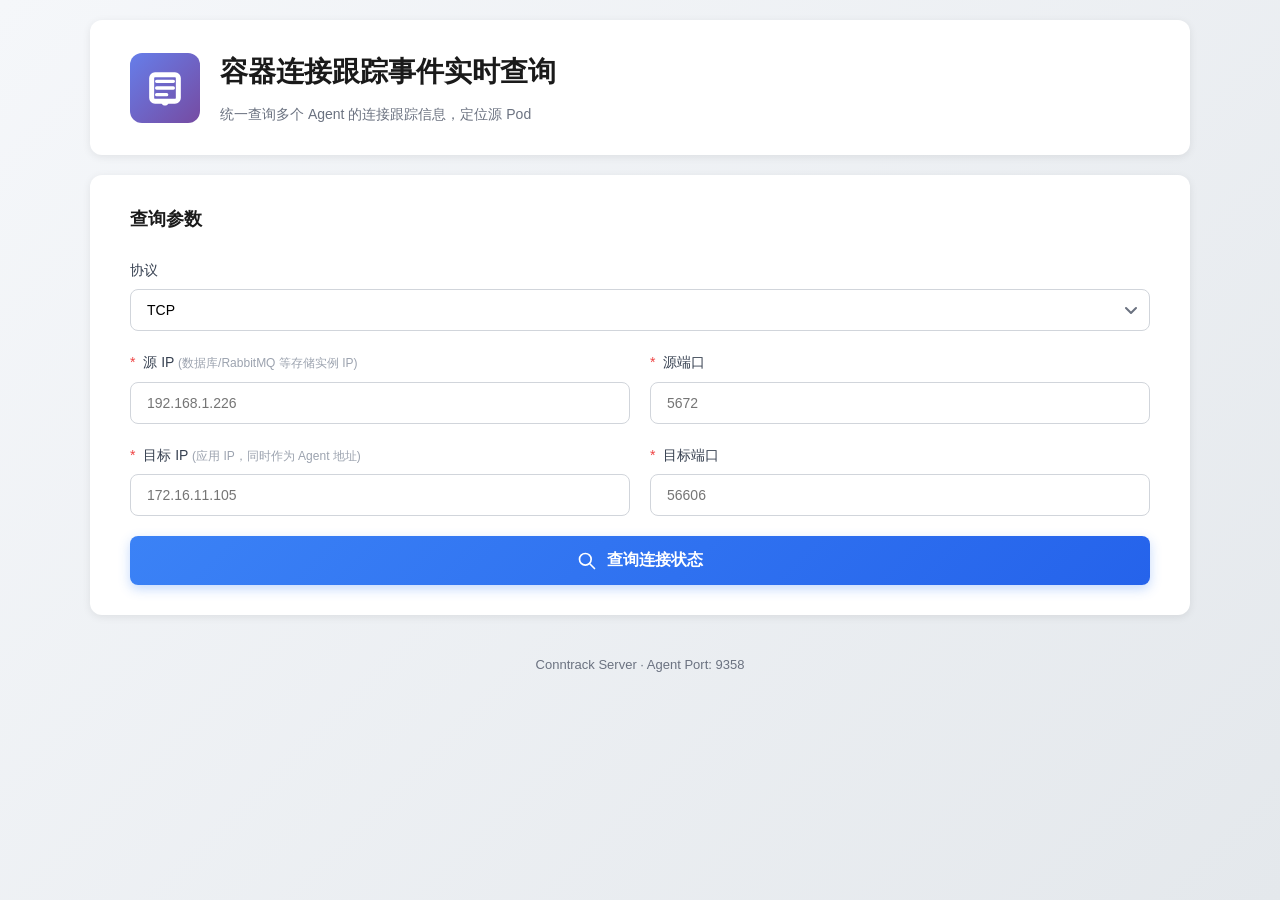
<file: index.html>
<!DOCTYPE html>
<html lang="zh-CN">
<head>
    <meta charset="UTF-8">
    <meta name="viewport" content="width=device-width, initial-scale=1.0">
    <title>容器连接跟踪事件实时查询</title>
    <link rel="stylesheet" href="style.css">
</head>
<body>
    <div class="container">
        <!-- 头部 -->
        <header class="header">
            <div class="header-icon">
                <svg width="40" height="40" viewBox="0 0 24 24" fill="none" xmlns="http://www.w3.org/2000/svg">
                    <path d="M13.73 21C13.5542 21.3031 13.3019 21.5547 12.9982 21.7295C12.6946 21.9044 12.3504 21.9962 12 21.9962C11.6496 21.9962 11.3054 21.9044 11.0018 21.7295C10.6982 21.5547 10.4458 21.3031 10.27 21H6C5.20435 21 4.44129 20.6839 3.87868 20.1213C3.31607 19.5587 3 18.7956 3 18V6C3 5.20435 3.31607 4.44129 3.87868 3.87868C4.44129 3.31607 5.20435 3 6 3H18C18.7957 3 19.5587 3.31607 20.1213 3.87868C20.6839 4.44129 21 5.20435 21 6V18C21 18.7956 20.6839 19.5587 20.1213 20.1213C19.5587 20.6839 18.7957 21 18 21H13.73ZM6 5C5.73478 5 5.48043 5.10536 5.29289 5.29289C5.10536 5.48043 5 5.73478 5 6V18C5 18.2652 5.10536 18.5196 5.29289 18.7071C5.48043 18.8946 5.73478 19 6 19H18C18.2652 19 18.5196 18.8946 18.7071 18.7071C18.8946 18.5196 19 18.2652 19 18V6C19 5.73478 18.8946 5.48043 18.7071 5.29289C18.5196 5.10536 18.2652 5 18 5H6Z" fill="#6B7280"/>
                    <path d="M7 8H17M7 12H17M7 16H13" stroke="#6B7280" stroke-width="2" stroke-linecap="round"/>
                </svg>
            </div>
            <div class="header-content">
                <h1>容器连接跟踪事件实时查询</h1>
                <p class="subtitle">统一查询多个 Agent 的连接跟踪信息，定位源 Pod</p>
            </div>
        </header>

        <!-- 查询表单 -->
        <section class="query-section">
            <h2 class="section-title">查询参数</h2>
            <form id="queryForm" class="query-form">
                <div class="form-group full-width">
                    <label for="protocol">协议</label>
                    <select id="protocol" name="protocol" class="form-control">
                        <option value="TCP">TCP</option>
                        <option value="UDP">UDP</option>
                        <option value="ICMP">ICMP</option>
                    </select>
                </div>

                <div class="form-row">
                    <div class="form-group">
                        <label for="sourceIp">
                            <span class="required">*</span> 源 IP
                            <span class="hint">(数据库/RabbitMQ 等存储实例 IP)</span>
                        </label>
                        <input type="text" id="sourceIp" name="sourceIp" class="form-control" placeholder="192.168.1.226" required>
                    </div>

                    <div class="form-group">
                        <label for="sourcePort">
                            <span class="required">*</span> 源端口
                        </label>
                        <input type="text" id="sourcePort" name="sourcePort" class="form-control" placeholder="5672" required>
                    </div>
                </div>

                <div class="form-row">
                    <div class="form-group">
                        <label for="targetIp">
                            <span class="required">*</span> 目标 IP
                            <span class="hint">(应用 IP，同时作为 Agent 地址)</span>
                        </label>
                        <input type="text" id="targetIp" name="targetIp" class="form-control" placeholder="172.16.11.105" required>
                    </div>

                    <div class="form-group">
                        <label for="targetPort">
                            <span class="required">*</span> 目标端口
                        </label>
                        <input type="text" id="targetPort" name="targetPort" class="form-control" placeholder="56606" required>
                    </div>
                </div>

                <button type="submit" class="btn-primary">
                    <svg width="20" height="20" viewBox="0 0 24 24" fill="none" xmlns="http://www.w3.org/2000/svg">
                        <path d="M21 21L15 15M17 10C17 13.866 13.866 17 10 17C6.13401 17 3 13.866 3 10C3 6.13401 6.13401 3 10 3C13.866 3 17 6.13401 17 10Z" stroke="white" stroke-width="2" stroke-linecap="round" stroke-linejoin="round"/>
                    </svg>
                    查询连接状态
                </button>
            </form>
        </section>

        <!-- 查询结果 -->
        <section id="resultSection" class="result-section" style="display: none;">
            <h2 class="section-title">查询结果</h2>
            <div class="result-content">
                <div class="status-badge">
                    <span id="connectionStatus">ESTABLISHED</span>
                </div>

                <div class="result-main">
                    <div class="result-header">
                        <div class="result-ip-container">
                            <div class="result-label">ORIGIN SOURCE IP (源 POD IP)</div>
                            <div id="originSourceIpContainer" class="result-ip-list">
                                <!-- IP 地址将动态插入这里 -->
                            </div>
                        </div>
                        <div class="action-buttons">
                            <button class="btn-share" id="shareBtn" title="复制分享链接">
                                <svg width="20" height="20" viewBox="0 0 24 24" fill="none" xmlns="http://www.w3.org/2000/svg">
                                    <path d="M18 8C19.6569 8 21 6.65685 21 5C21 3.34315 19.6569 2 18 2C16.3431 2 15 3.34315 15 5C15 5.12548 15.0077 5.24917 15.0227 5.37061L8.08259 9.19471C7.54305 8.46677 6.71932 8 5.8 8C4.14315 8 2.8 9.34315 2.8 11C2.8 12.6569 4.14315 14 5.8 14C6.71932 14 7.54305 13.5332 8.08259 12.8053L15.0227 16.6294C15.0077 16.7508 15 16.8745 15 17C15 18.6569 16.3431 20 18 20C19.6569 20 21 18.6569 21 17C21 15.3431 19.6569 14 18 14C17.0807 14 16.2569 14.4668 15.7174 15.1947L8.77734 11.3706C8.79229 11.2492 8.8 11.1255 8.8 11C8.8 10.8745 8.79229 10.7508 8.77734 10.6294L15.7174 6.80529C16.2569 7.53323 17.0807 8 18 8Z" stroke="white" stroke-width="2" stroke-linecap="round" stroke-linejoin="round"/>
                                </svg>
                                分享
                            </button>
                            <button class="btn-success" id="queryConsultBtn">
                                <svg width="20" height="20" viewBox="0 0 24 24" fill="none" xmlns="http://www.w3.org/2000/svg">
                                    <path d="M5 13L9 17L19 7" stroke="white" stroke-width="2" stroke-linecap="round" stroke-linejoin="round"/>
                                </svg>
                                查询容器
                            </button>
                        </div>
                    </div>

                    <div class="pod-info-tabs">
                        <div class="pod-info-header">
                            <svg width="24" height="24" viewBox="0 0 24 24" fill="none" xmlns="http://www.w3.org/2000/svg">
                                <path d="M20 7H4C2.89543 7 2 7.89543 2 9V19C2 20.1046 2.89543 21 4 21H20C21.1046 21 22 20.1046 22 19V9C22 7.89543 21.1046 7 20 7Z" stroke="#10B981" stroke-width="2"/>
                                <path d="M16 21V5C16 4.46957 15.7893 3.96086 15.4142 3.58579C15.0391 3.21071 14.5304 3 14 3H10C9.46957 3 8.96086 3.21071 8.58579 3.58579C8.21071 3.96086 8 4.46957 8 5V21" stroke="#10B981" stroke-width="2"/>
                            </svg>
                            <span>Pod 信息</span>
                            <span class="pod-count-badge" id="podCountBadge">3</span>
                        </div>
                        
                        <!-- 标签页导航 -->
                        <div class="tabs-nav" id="tabsNav">
                            <!-- 标签页将动态生成 -->
                        </div>
                        
                        <!-- 标签页内容 -->
                        <div class="tabs-content" id="tabsContent">
                            <!-- 内容将动态生成 -->
                        </div>
                    </div>
                </div>
            </div>
        </section>
    </div>

    <!-- 页脚 -->
    <footer class="footer">
        <p>Conntrack Server · Agent Port: 9358</p>
    </footer>

    <!-- Toast 提示容器 -->
    <div id="toast" class="toast"></div>

    <script src="script.js"></script>
</body>
</html>
</file>
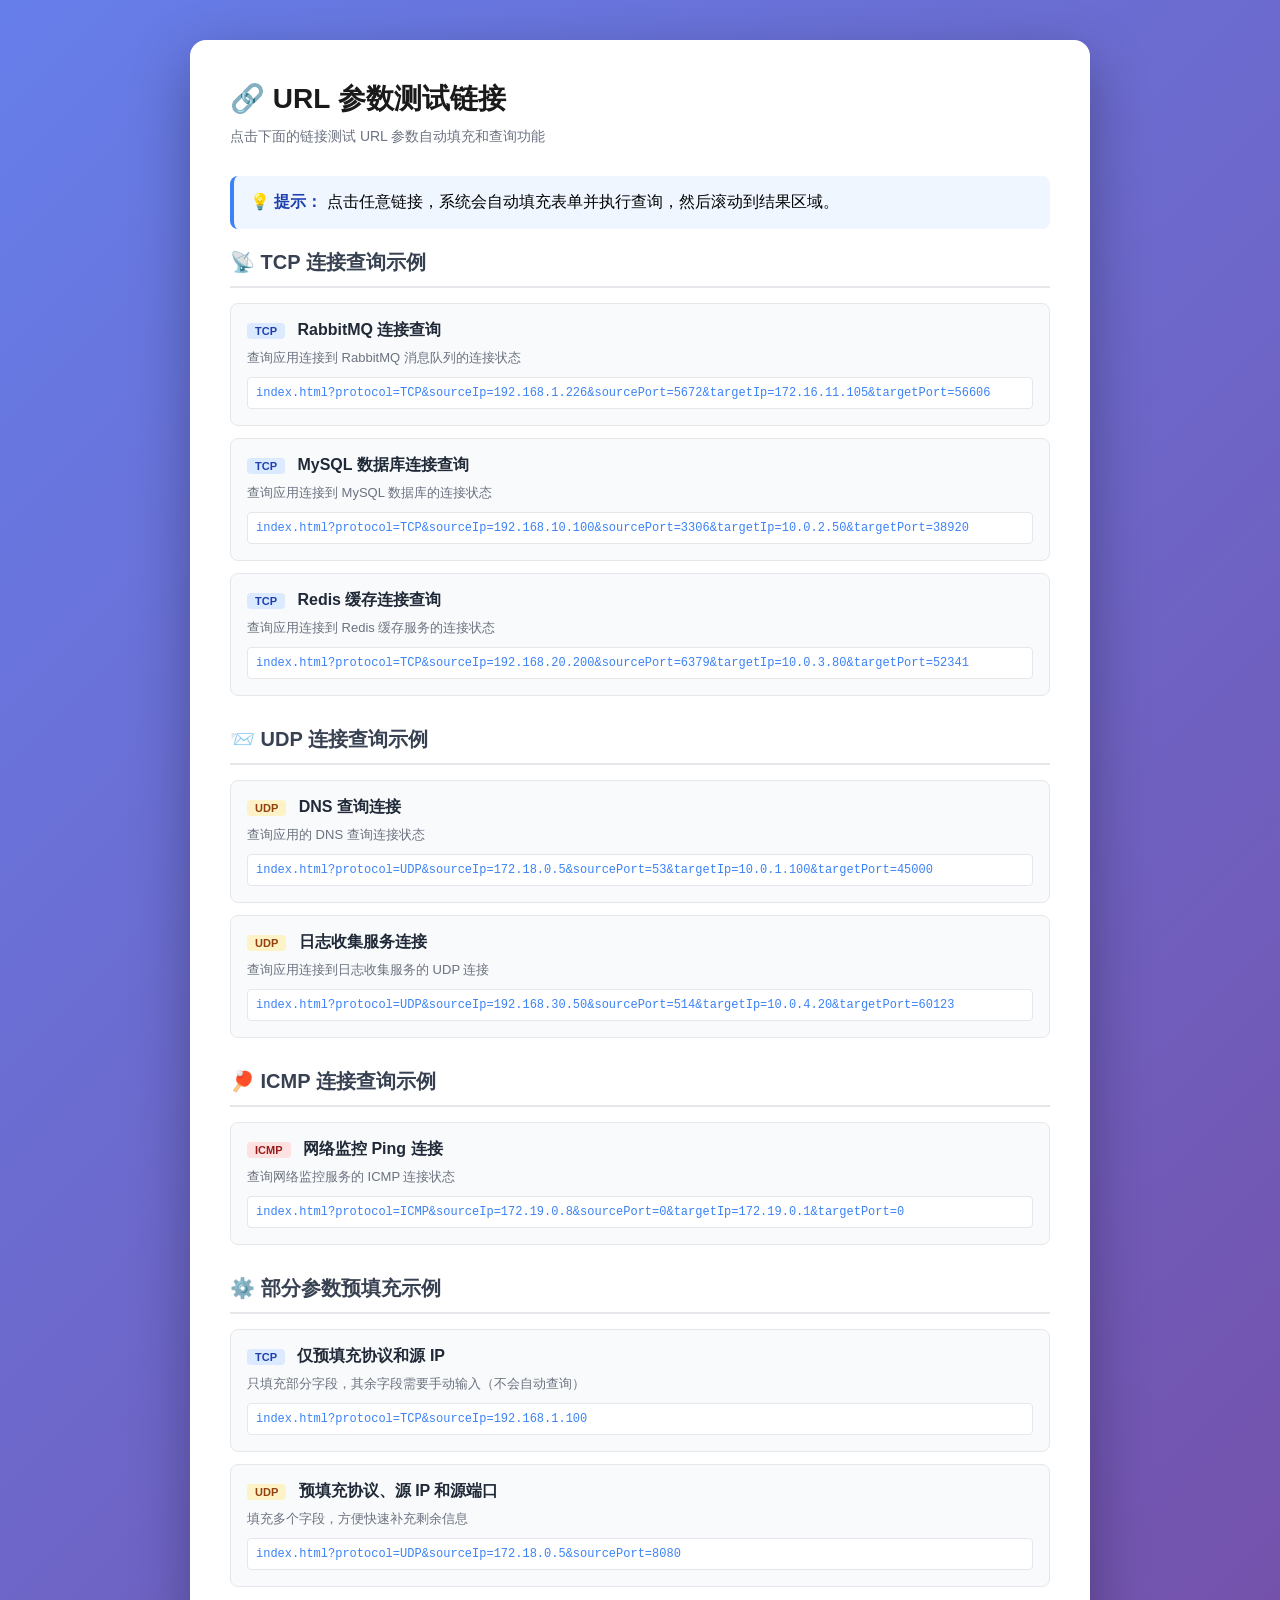
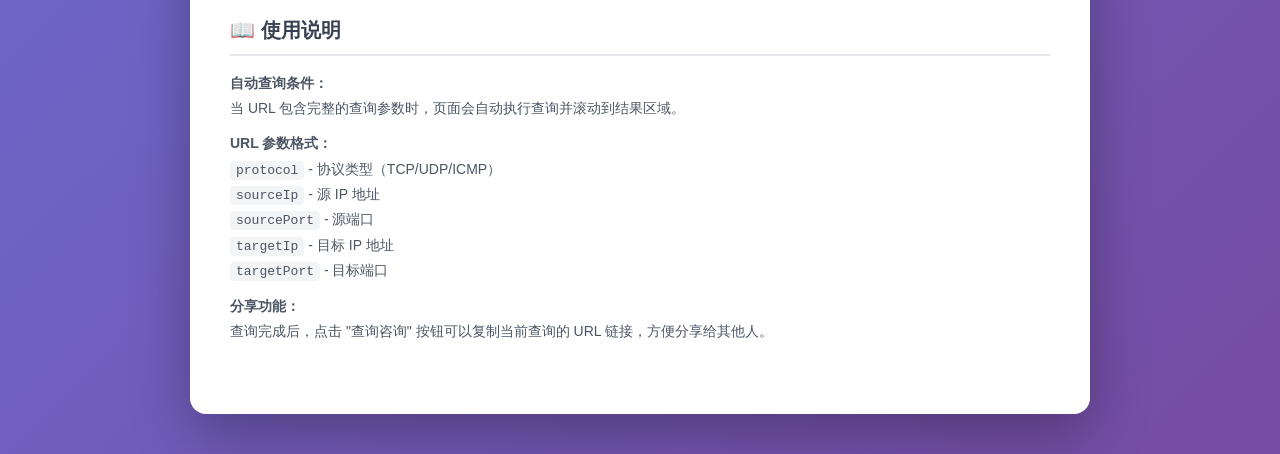
<file: test-links.html>
<!DOCTYPE html>
<html lang="zh-CN">
<head>
    <meta charset="UTF-8">
    <meta name="viewport" content="width=device-width, initial-scale=1.0">
    <title>URL 参数测试链接</title>
    <style>
        * {
            margin: 0;
            padding: 0;
            box-sizing: border-box;
        }

        body {
            font-family: -apple-system, BlinkMacSystemFont, 'Segoe UI', 'PingFang SC', 'Hiragino Sans GB',
                'Microsoft YaHei', 'Helvetica Neue', Helvetica, Arial, sans-serif;
            background: linear-gradient(135deg, #667eea 0%, #764ba2 100%);
            min-height: 100vh;
            padding: 40px 20px;
        }

        .container {
            max-width: 900px;
            margin: 0 auto;
            background: white;
            border-radius: 16px;
            padding: 40px;
            box-shadow: 0 20px 60px rgba(0, 0, 0, 0.3);
        }

        h1 {
            color: #1a1a1a;
            margin-bottom: 10px;
            font-size: 28px;
        }

        .subtitle {
            color: #6b7280;
            margin-bottom: 30px;
            font-size: 14px;
        }

        .section {
            margin-bottom: 30px;
        }

        .section h2 {
            color: #374151;
            font-size: 20px;
            margin-bottom: 15px;
            padding-bottom: 10px;
            border-bottom: 2px solid #e5e7eb;
        }

        .link-card {
            background: #f9fafb;
            border: 1px solid #e5e7eb;
            border-radius: 8px;
            padding: 16px;
            margin-bottom: 12px;
            transition: all 0.3s ease;
        }

        .link-card:hover {
            background: #f3f4f6;
            transform: translateX(4px);
            box-shadow: 0 2px 8px rgba(0, 0, 0, 0.1);
        }

        .link-title {
            font-weight: 600;
            color: #1f2937;
            margin-bottom: 8px;
            font-size: 16px;
        }

        .link-description {
            color: #6b7280;
            font-size: 13px;
            margin-bottom: 10px;
        }

        .link-url {
            display: block;
            color: #3b82f6;
            text-decoration: none;
            font-size: 12px;
            font-family: 'Courier New', monospace;
            word-break: break-all;
            padding: 8px;
            background: white;
            border-radius: 4px;
            border: 1px solid #e5e7eb;
        }

        .link-url:hover {
            background: #eff6ff;
            border-color: #3b82f6;
        }

        .badge {
            display: inline-block;
            padding: 2px 8px;
            border-radius: 4px;
            font-size: 11px;
            font-weight: 600;
            margin-right: 8px;
        }

        .badge-tcp {
            background: #dbeafe;
            color: #1e40af;
        }

        .badge-udp {
            background: #fef3c7;
            color: #92400e;
        }

        .badge-icmp {
            background: #fee2e2;
            color: #991b1b;
        }

        .info-box {
            background: #eff6ff;
            border-left: 4px solid #3b82f6;
            padding: 16px;
            border-radius: 8px;
            margin-bottom: 20px;
        }

        .info-box strong {
            color: #1e40af;
        }

        code {
            background: #f3f4f6;
            padding: 2px 6px;
            border-radius: 4px;
            font-size: 13px;
            font-family: 'Courier New', monospace;
        }
    </style>
</head>
<body>
    <div class="container">
        <h1>🔗 URL 参数测试链接</h1>
        <p class="subtitle">点击下面的链接测试 URL 参数自动填充和查询功能</p>

        <div class="info-box">
            <strong>💡 提示：</strong> 点击任意链接，系统会自动填充表单并执行查询，然后滚动到结果区域。
        </div>

        <!-- TCP 连接示例 -->
        <div class="section">
            <h2>📡 TCP 连接查询示例</h2>

            <div class="link-card">
                <div class="link-title">
                    <span class="badge badge-tcp">TCP</span>
                    RabbitMQ 连接查询
                </div>
                <div class="link-description">
                    查询应用连接到 RabbitMQ 消息队列的连接状态
                </div>
                <a href="index.html?protocol=TCP&sourceIp=192.168.1.226&sourcePort=5672&targetIp=172.16.11.105&targetPort=56606" 
                   class="link-url" target="_blank">
                    index.html?protocol=TCP&sourceIp=192.168.1.226&sourcePort=5672&targetIp=172.16.11.105&targetPort=56606
                </a>
            </div>

            <div class="link-card">
                <div class="link-title">
                    <span class="badge badge-tcp">TCP</span>
                    MySQL 数据库连接查询
                </div>
                <div class="link-description">
                    查询应用连接到 MySQL 数据库的连接状态
                </div>
                <a href="index.html?protocol=TCP&sourceIp=192.168.10.100&sourcePort=3306&targetIp=10.0.2.50&targetPort=38920" 
                   class="link-url" target="_blank">
                    index.html?protocol=TCP&sourceIp=192.168.10.100&sourcePort=3306&targetIp=10.0.2.50&targetPort=38920
                </a>
            </div>

            <div class="link-card">
                <div class="link-title">
                    <span class="badge badge-tcp">TCP</span>
                    Redis 缓存连接查询
                </div>
                <div class="link-description">
                    查询应用连接到 Redis 缓存服务的连接状态
                </div>
                <a href="index.html?protocol=TCP&sourceIp=192.168.20.200&sourcePort=6379&targetIp=10.0.3.80&targetPort=52341" 
                   class="link-url" target="_blank">
                    index.html?protocol=TCP&sourceIp=192.168.20.200&sourcePort=6379&targetIp=10.0.3.80&targetPort=52341
                </a>
            </div>
        </div>

        <!-- UDP 连接示例 -->
        <div class="section">
            <h2>📨 UDP 连接查询示例</h2>

            <div class="link-card">
                <div class="link-title">
                    <span class="badge badge-udp">UDP</span>
                    DNS 查询连接
                </div>
                <div class="link-description">
                    查询应用的 DNS 查询连接状态
                </div>
                <a href="index.html?protocol=UDP&sourceIp=172.18.0.5&sourcePort=53&targetIp=10.0.1.100&targetPort=45000" 
                   class="link-url" target="_blank">
                    index.html?protocol=UDP&sourceIp=172.18.0.5&sourcePort=53&targetIp=10.0.1.100&targetPort=45000
                </a>
            </div>

            <div class="link-card">
                <div class="link-title">
                    <span class="badge badge-udp">UDP</span>
                    日志收集服务连接
                </div>
                <div class="link-description">
                    查询应用连接到日志收集服务的 UDP 连接
                </div>
                <a href="index.html?protocol=UDP&sourceIp=192.168.30.50&sourcePort=514&targetIp=10.0.4.20&targetPort=60123" 
                   class="link-url" target="_blank">
                    index.html?protocol=UDP&sourceIp=192.168.30.50&sourcePort=514&targetIp=10.0.4.20&targetPort=60123
                </a>
            </div>
        </div>

        <!-- ICMP 连接示例 -->
        <div class="section">
            <h2>🏓 ICMP 连接查询示例</h2>

            <div class="link-card">
                <div class="link-title">
                    <span class="badge badge-icmp">ICMP</span>
                    网络监控 Ping 连接
                </div>
                <div class="link-description">
                    查询网络监控服务的 ICMP 连接状态
                </div>
                <a href="index.html?protocol=ICMP&sourceIp=172.19.0.8&sourcePort=0&targetIp=172.19.0.1&targetPort=0" 
                   class="link-url" target="_blank">
                    index.html?protocol=ICMP&sourceIp=172.19.0.8&sourcePort=0&targetIp=172.19.0.1&targetPort=0
                </a>
            </div>
        </div>

        <!-- 部分参数示例 -->
        <div class="section">
            <h2>⚙️ 部分参数预填充示例</h2>

            <div class="link-card">
                <div class="link-title">
                    <span class="badge badge-tcp">TCP</span>
                    仅预填充协议和源 IP
                </div>
                <div class="link-description">
                    只填充部分字段，其余字段需要手动输入（不会自动查询）
                </div>
                <a href="index.html?protocol=TCP&sourceIp=192.168.1.100" 
                   class="link-url" target="_blank">
                    index.html?protocol=TCP&sourceIp=192.168.1.100
                </a>
            </div>

            <div class="link-card">
                <div class="link-title">
                    <span class="badge badge-udp">UDP</span>
                    预填充协议、源 IP 和源端口
                </div>
                <div class="link-description">
                    填充多个字段，方便快速补充剩余信息
                </div>
                <a href="index.html?protocol=UDP&sourceIp=172.18.0.5&sourcePort=8080" 
                   class="link-url" target="_blank">
                    index.html?protocol=UDP&sourceIp=172.18.0.5&sourcePort=8080
                </a>
            </div>
        </div>

        <!-- 使用说明 -->
        <div class="section">
            <h2>📖 使用说明</h2>
            <div style="color: #4b5563; font-size: 14px; line-height: 1.8;">
                <p style="margin-bottom: 10px;">
                    <strong>自动查询条件：</strong><br>
                    当 URL 包含完整的查询参数时，页面会自动执行查询并滚动到结果区域。
                </p>
                <p style="margin-bottom: 10px;">
                    <strong>URL 参数格式：</strong><br>
                    <code>protocol</code> - 协议类型（TCP/UDP/ICMP）<br>
                    <code>sourceIp</code> - 源 IP 地址<br>
                    <code>sourcePort</code> - 源端口<br>
                    <code>targetIp</code> - 目标 IP 地址<br>
                    <code>targetPort</code> - 目标端口
                </p>
                <p style="margin-bottom: 10px;">
                    <strong>分享功能：</strong><br>
                    查询完成后，点击 "查询咨询" 按钮可以复制当前查询的 URL 链接，方便分享给其他人。
                </p>
            </div>
        </div>
    </div>
</body>
</html>
</file>
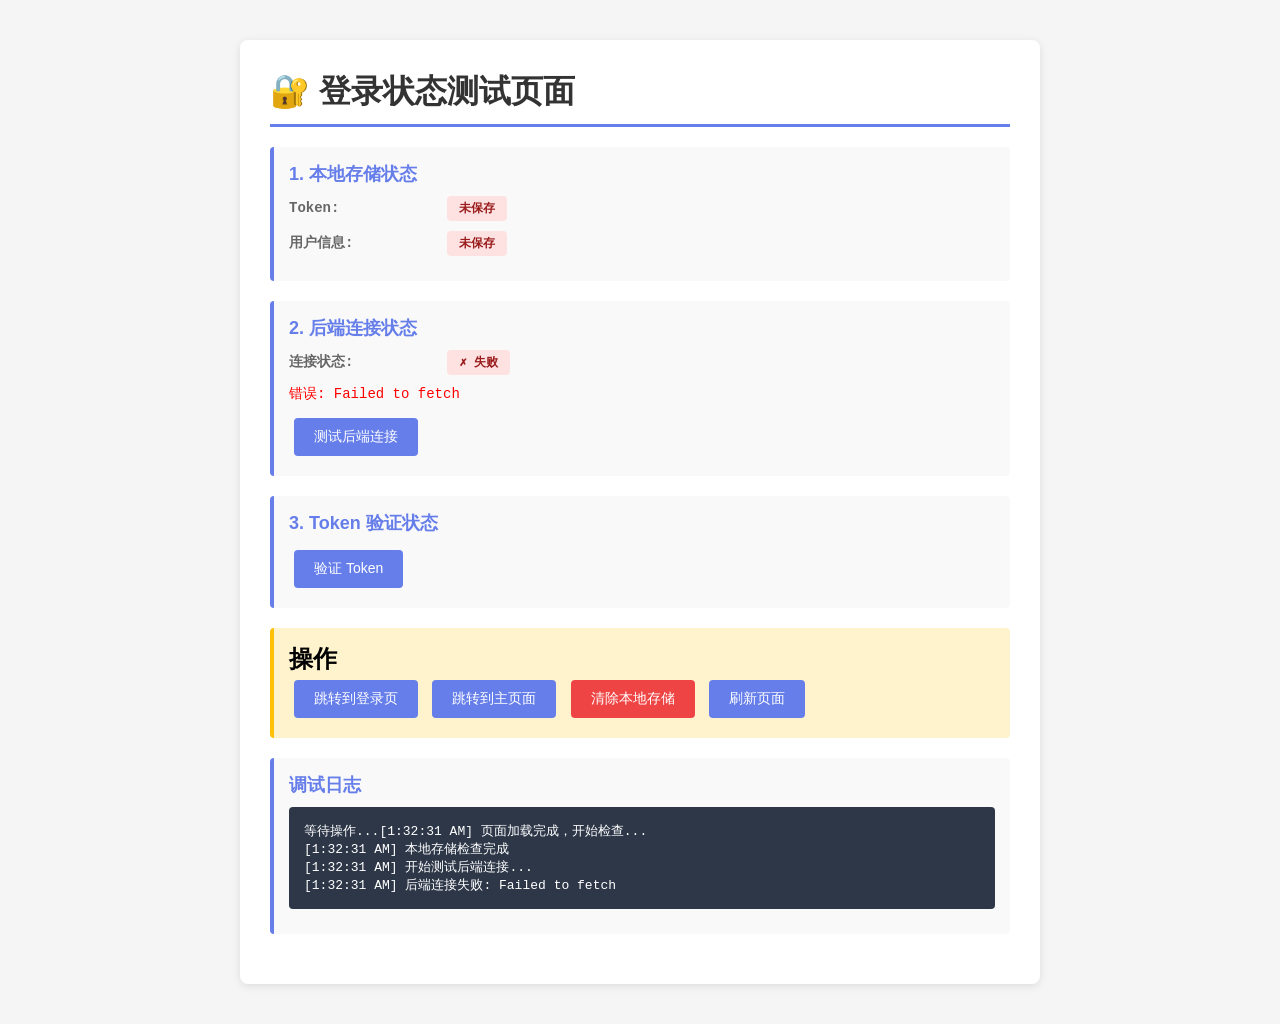
<file: real-time-js/test-auth.html>
<!DOCTYPE html>
<html lang="zh-CN">
<head>
    <meta charset="UTF-8">
    <meta name="viewport" content="width=device-width, initial-scale=1.0">
    <title>登录状态测试页面</title>
    <style>
        * {
            margin: 0;
            padding: 0;
            box-sizing: border-box;
        }

        body {
            font-family: -apple-system, BlinkMacSystemFont, "Segoe UI", Roboto, sans-serif;
            padding: 40px;
            background: #f5f5f5;
        }

        .container {
            max-width: 800px;
            margin: 0 auto;
            background: white;
            padding: 30px;
            border-radius: 8px;
            box-shadow: 0 2px 8px rgba(0,0,0,0.1);
        }

        h1 {
            color: #333;
            margin-bottom: 20px;
            border-bottom: 3px solid #667eea;
            padding-bottom: 10px;
        }

        .section {
            margin: 20px 0;
            padding: 15px;
            background: #f9f9f9;
            border-radius: 4px;
            border-left: 4px solid #667eea;
        }

        .section h2 {
            color: #667eea;
            font-size: 18px;
            margin-bottom: 10px;
        }

        .info {
            margin: 10px 0;
            font-family: monospace;
            font-size: 14px;
        }

        .info strong {
            display: inline-block;
            width: 150px;
            color: #666;
        }

        .status {
            display: inline-block;
            padding: 4px 12px;
            border-radius: 4px;
            font-size: 12px;
            font-weight: bold;
        }

        .status.success {
            background: #d1fae5;
            color: #065f46;
        }

        .status.error {
            background: #fee2e2;
            color: #991b1b;
        }

        .status.warning {
            background: #fef3c7;
            color: #92400e;
        }

        button {
            background: #667eea;
            color: white;
            border: none;
            padding: 10px 20px;
            border-radius: 4px;
            cursor: pointer;
            margin: 5px;
            font-size: 14px;
        }

        button:hover {
            background: #5568d3;
        }

        button.danger {
            background: #ef4444;
        }

        button.danger:hover {
            background: #dc2626;
        }

        pre {
            background: #2d3748;
            color: #fff;
            padding: 15px;
            border-radius: 4px;
            overflow-x: auto;
            font-size: 13px;
            margin: 10px 0;
        }

        .actions {
            margin: 20px 0;
            padding: 15px;
            background: #fff3cd;
            border-radius: 4px;
            border-left: 4px solid #ffc107;
        }
    </style>
</head>
<body>
    <div class="container">
        <h1>🔐 登录状态测试页面</h1>

        <div class="section">
            <h2>1. 本地存储状态</h2>
            <div id="localStorageInfo"></div>
        </div>

        <div class="section">
            <h2>2. 后端连接状态</h2>
            <div id="backendInfo"></div>
            <button onclick="testBackend()">测试后端连接</button>
        </div>

        <div class="section">
            <h2>3. Token 验证状态</h2>
            <div id="tokenInfo"></div>
            <button onclick="testToken()">验证 Token</button>
        </div>

        <div class="actions">
            <h2>操作</h2>
            <button onclick="goToLogin()">跳转到登录页</button>
            <button onclick="goToIndex()">跳转到主页面</button>
            <button onclick="clearStorage()" class="danger">清除本地存储</button>
            <button onclick="location.reload()">刷新页面</button>
        </div>

        <div class="section">
            <h2>调试日志</h2>
            <pre id="debugLog">等待操作...</pre>
        </div>
    </div>

    <script>
        const API_BASE_URL = 'http://localhost:5000/api';
        const debugLog = document.getElementById('debugLog');

        function log(message) {
            const timestamp = new Date().toLocaleTimeString();
            debugLog.textContent += `[${timestamp}] ${message}\n`;
            console.log(message);
        }

        function checkLocalStorage() {
            const token = localStorage.getItem('auth_token');
            const userInfo = localStorage.getItem('user_info');

            let html = '';
            
            if (token) {
                html += `<div class="info">
                    <strong>Token:</strong> 
                    <span class="status success">已保存</span>
                    <div style="margin-top: 5px; color: #666; font-size: 12px;">
                        ${token.substring(0, 50)}...
                    </div>
                </div>`;
            } else {
                html += `<div class="info">
                    <strong>Token:</strong> 
                    <span class="status error">未保存</span>
                </div>`;
            }

            if (userInfo) {
                try {
                    const user = JSON.parse(userInfo);
                    html += `<div class="info">
                        <strong>用户信息:</strong> 
                        <span class="status success">已保存</span>
                        <pre>${JSON.stringify(user, null, 2)}</pre>
                    </div>`;
                } catch (error) {
                    html += `<div class="info">
                        <strong>用户信息:</strong> 
                        <span class="status error">解析失败</span>
                    </div>`;
                }
            } else {
                html += `<div class="info">
                    <strong>用户信息:</strong> 
                    <span class="status error">未保存</span>
                </div>`;
            }

            document.getElementById('localStorageInfo').innerHTML = html;
            log('本地存储检查完成');
        }

        async function testBackend() {
            log('开始测试后端连接...');
            const infoDiv = document.getElementById('backendInfo');
            infoDiv.innerHTML = '<div class="info">正在测试...</div>';

            try {
                const response = await fetch(`${API_BASE_URL.replace('/api', '')}/health`);
                const data = await response.json();

                if (response.ok) {
                    infoDiv.innerHTML = `
                        <div class="info">
                            <strong>连接状态:</strong> 
                            <span class="status success">✓ 成功</span>
                        </div>
                        <div class="info">
                            <strong>服务状态:</strong> ${data.status}
                        </div>
                        <div class="info">
                            <strong>服务名:</strong> ${data.service}
                        </div>
                    `;
                    log('后端连接成功');
                } else {
                    throw new Error('后端返回错误');
                }
            } catch (error) {
                infoDiv.innerHTML = `
                    <div class="info">
                        <strong>连接状态:</strong> 
                        <span class="status error">✗ 失败</span>
                    </div>
                    <div class="info" style="color: red;">
                        错误: ${error.message}
                    </div>
                `;
                log('后端连接失败: ' + error.message);
            }
        }

        async function testToken() {
            log('开始验证 Token...');
            const infoDiv = document.getElementById('tokenInfo');
            const token = localStorage.getItem('auth_token');

            if (!token) {
                infoDiv.innerHTML = `
                    <div class="info">
                        <strong>验证结果:</strong> 
                        <span class="status warning">未找到 Token</span>
                    </div>
                `;
                log('未找到 Token');
                return;
            }

            infoDiv.innerHTML = '<div class="info">正在验证...</div>';

            try {
                const response = await fetch(`${API_BASE_URL}/auth/verify`, {
                    method: 'GET',
                    headers: {
                        'Authorization': `Bearer ${token}`,
                        'Content-Type': 'application/json'
                    }
                });

                const result = await response.json();
                log('验证响应: ' + JSON.stringify(result));

                if (result.success) {
                    infoDiv.innerHTML = `
                        <div class="info">
                            <strong>验证结果:</strong> 
                            <span class="status success">✓ Token 有效</span>
                        </div>
                        <div class="info">
                            <strong>用户:</strong> ${result.data.userInfo.nickname || '未知'}
                        </div>
                        <pre>${JSON.stringify(result.data, null, 2)}</pre>
                    `;
                    log('Token 验证成功');
                } else {
                    infoDiv.innerHTML = `
                        <div class="info">
                            <strong>验证结果:</strong> 
                            <span class="status error">✗ Token 无效</span>
                        </div>
                        <div class="info" style="color: red;">
                            ${result.error || '未知错误'}
                        </div>
                    `;
                    log('Token 验证失败: ' + result.error);
                }
            } catch (error) {
                infoDiv.innerHTML = `
                    <div class="info">
                        <strong>验证结果:</strong> 
                        <span class="status error">✗ 请求失败</span>
                    </div>
                    <div class="info" style="color: red;">
                        错误: ${error.message}
                    </div>
                `;
                log('Token 验证请求失败: ' + error.message);
            }
        }

        function goToLogin() {
            log('跳转到登录页...');
            window.location.href = 'login.html';
        }

        function goToIndex() {
            log('跳转到主页面...');
            window.location.href = 'index.html';
        }

        function clearStorage() {
            if (confirm('确定要清除所有本地存储吗？')) {
                localStorage.removeItem('auth_token');
                localStorage.removeItem('user_info');
                log('本地存储已清除');
                location.reload();
            }
        }

        // 页面加载时自动检查
        window.addEventListener('DOMContentLoaded', () => {
            log('页面加载完成，开始检查...');
            checkLocalStorage();
            testBackend();
            
            const token = localStorage.getItem('auth_token');
            if (token) {
                testToken();
            }
        });
    </script>
</body>
</html>
</file>
<file: style.css>
/* 全局样式 */
* {
    margin: 0;
    padding: 0;
    box-sizing: border-box;
}

body {
    font-family: -apple-system, BlinkMacSystemFont, 'Segoe UI', 'PingFang SC', 'Hiragino Sans GB',
        'Microsoft YaHei', 'Helvetica Neue', Helvetica, Arial, sans-serif;
    background: linear-gradient(135deg, #f5f7fa 0%, #e4e8ec 100%);
    min-height: 100vh;
    color: #333;
    line-height: 1.6;
    padding: 20px;
}

.container {
    max-width: 1100px;
    margin: 0 auto;
}

/* 头部样式 */
.header {
    background: white;
    border-radius: 12px;
    padding: 30px 40px;
    margin-bottom: 20px;
    box-shadow: 0 2px 8px rgba(0, 0, 0, 0.08);
    display: flex;
    align-items: center;
    gap: 20px;
}

.header-icon {
    background: linear-gradient(135deg, #667eea 0%, #764ba2 100%);
    padding: 15px;
    border-radius: 12px;
    display: flex;
    align-items: center;
    justify-content: center;
}

.header-icon svg path {
    fill: white;
    stroke: white;
}

.header-content h1 {
    font-size: 28px;
    font-weight: 600;
    color: #1a1a1a;
    margin-bottom: 8px;
}

.subtitle {
    color: #6b7280;
    font-size: 14px;
}

/* 查询部分 */
.query-section, .result-section {
    background: white;
    border-radius: 12px;
    padding: 30px 40px;
    margin-bottom: 20px;
    box-shadow: 0 2px 8px rgba(0, 0, 0, 0.08);
}

.section-title {
    font-size: 18px;
    font-weight: 600;
    color: #1a1a1a;
    margin-bottom: 25px;
}

/* 表单样式 */
.query-form {
    display: flex;
    flex-direction: column;
    gap: 20px;
}

.form-group {
    display: flex;
    flex-direction: column;
    gap: 8px;
    flex: 1;
}

.form-group.full-width {
    width: 100%;
}

.form-row {
    display: grid;
    grid-template-columns: 1fr 1fr;
    gap: 20px;
}

label {
    font-size: 14px;
    font-weight: 500;
    color: #374151;
}

.required {
    color: #ef4444;
    margin-right: 4px;
}

.hint {
    color: #9ca3af;
    font-size: 12px;
    font-weight: 400;
}

.form-control {
    padding: 12px 16px;
    border: 1px solid #d1d5db;
    border-radius: 8px;
    font-size: 14px;
    transition: all 0.3s ease;
    background: white;
}

.form-control:focus {
    outline: none;
    border-color: #3b82f6;
    box-shadow: 0 0 0 3px rgba(59, 130, 246, 0.1);
}

select.form-control {
    cursor: pointer;
    appearance: none;
    background-image: url("data:image/svg+xml,%3Csvg xmlns='http://www.w3.org/2000/svg' width='12' height='12' viewBox='0 0 12 12'%3E%3Cpath fill='%236b7280' d='M10.293 3.293L6 7.586 1.707 3.293A1 1 0 00.293 4.707l5 5a1 1 0 001.414 0l5-5a1 1 0 10-1.414-1.414z'/%3E%3C/svg%3E");
    background-repeat: no-repeat;
    background-position: right 12px center;
    padding-right: 36px;
}

/* 按钮样式 */
.btn-primary {
    background: linear-gradient(135deg, #3b82f6 0%, #2563eb 100%);
    color: white;
    border: none;
    padding: 14px 28px;
    border-radius: 8px;
    font-size: 16px;
    font-weight: 600;
    cursor: pointer;
    display: flex;
    align-items: center;
    justify-content: center;
    gap: 10px;
    transition: all 0.3s ease;
    box-shadow: 0 4px 12px rgba(59, 130, 246, 0.3);
}

.btn-primary:hover {
    transform: translateY(-2px);
    box-shadow: 0 6px 16px rgba(59, 130, 246, 0.4);
}

.btn-primary:active {
    transform: translateY(0);
}

/* 按钮组容器 */
.action-buttons {
    display: flex;
    gap: 12px;
    align-items: flex-end;
    flex-shrink: 0;
}

.btn-success {
    background: linear-gradient(135deg, #10b981 0%, #059669 100%);
    color: white;
    border: none;
    padding: 10px 20px;
    border-radius: 8px;
    font-size: 14px;
    font-weight: 600;
    cursor: pointer;
    display: flex;
    align-items: center;
    gap: 8px;
    transition: all 0.3s ease;
    box-shadow: 0 2px 8px rgba(16, 185, 129, 0.3);
    white-space: nowrap;
}

.btn-success:hover {
    transform: translateY(-2px);
    box-shadow: 0 4px 12px rgba(16, 185, 129, 0.4);
}

.btn-share {
    background: linear-gradient(135deg, #3b82f6 0%, #2563eb 100%);
    color: white;
    border: none;
    padding: 10px 20px;
    border-radius: 8px;
    font-size: 14px;
    font-weight: 600;
    cursor: pointer;
    display: flex;
    align-items: center;
    gap: 8px;
    transition: all 0.3s ease;
    box-shadow: 0 2px 8px rgba(59, 130, 246, 0.3);
    white-space: nowrap;
}

.btn-share:hover {
    transform: translateY(-2px);
    box-shadow: 0 4px 12px rgba(59, 130, 246, 0.4);
}

.btn-share:active,
.btn-success:active {
    transform: translateY(0);
}

/* 分享成功提示 */
.share-success {
    animation: shareSuccess 0.5s ease;
}

@keyframes shareSuccess {
    0%, 100% {
        transform: scale(1);
    }
    50% {
        transform: scale(1.1);
    }
}

/* 查询结果样式 */
.result-content {
    display: flex;
    flex-direction: column;
    gap: 20px;
}

.status-badge {
    display: inline-flex;
}

.status-badge span {
    background: #d1fae5;
    color: #065f46;
    padding: 6px 16px;
    border-radius: 6px;
    font-size: 13px;
    font-weight: 600;
    letter-spacing: 0.5px;
}

.result-main {
    border: 1px solid #e5e7eb;
    border-radius: 8px;
    overflow: hidden;
}

.result-header {
    background: #f9fafb;
    padding: 24px;
    display: flex;
    justify-content: space-between;
    align-items: flex-end;
    gap: 20px;
    border-bottom: 1px solid #e5e7eb;
}

.result-label {
    color: #6b7280;
    font-size: 13px;
    margin-bottom: 8px;
}

.result-ip-container {
    flex: 1;
}

.result-ip-list {
    display: flex;
    flex-wrap: wrap;
    gap: 12px;
    align-items: center;
}

.result-ip {
    font-size: 32px;
    font-weight: 700;
    color: #1a1a1a;
    font-family: 'Courier New', monospace;
}

.result-ip.single {
    font-size: 32px;
}

/* 多个 IP 地址的标签样式 */
.ip-badge {
    display: inline-flex;
    align-items: center;
    background: linear-gradient(135deg, #667eea 0%, #764ba2 100%);
    border-radius: 8px;
    overflow: hidden;
    box-shadow: 0 2px 8px rgba(102, 126, 234, 0.3);
    transition: all 0.3s ease;
}

.ip-badge:hover {
    transform: translateY(-2px);
    box-shadow: 0 4px 12px rgba(102, 126, 234, 0.4);
}

.ip-badge-label {
    background: rgba(0, 0, 0, 0.1);
    color: white;
    padding: 8px 12px;
    font-size: 12px;
    font-weight: 600;
    letter-spacing: 0.5px;
}

.ip-badge-value {
    color: white;
    padding: 8px 16px;
    font-size: 18px;
    font-weight: 700;
    font-family: 'Courier New', monospace;
}

/* Pod 信息标签页 */
.pod-info-tabs {
    background: #fef3c7;
    border-radius: 8px;
    margin: 20px;
}

.pod-info-header {
    display: flex;
    align-items: center;
    gap: 10px;
    padding: 16px 20px;
    border-bottom: 1px solid #fde68a;
    font-weight: 600;
    color: #065f46;
}

.pod-count-badge {
    background: #10b981;
    color: white;
    padding: 2px 8px;
    border-radius: 12px;
    font-size: 12px;
    font-weight: 700;
    margin-left: auto;
}

/* 标签页导航 */
.tabs-nav {
    display: flex;
    gap: 8px;
    padding: 12px 20px 0;
    background: #fef3c7;
    overflow-x: auto;
}

.tab-button {
    display: flex;
    align-items: center;
    gap: 6px;
    padding: 10px 16px;
    border: none;
    background: rgba(255, 255, 255, 0.5);
    border-radius: 8px 8px 0 0;
    font-size: 14px;
    font-weight: 500;
    color: #78716c;
    cursor: pointer;
    transition: all 0.3s ease;
    white-space: nowrap;
}

.tab-button:hover {
    background: rgba(255, 255, 255, 0.8);
    transform: translateY(-2px);
}

.tab-button.active {
    background: white;
    color: #065f46;
    font-weight: 600;
    box-shadow: 0 -2px 8px rgba(0, 0, 0, 0.05);
}

.tab-icon {
    font-size: 16px;
}

/* 标签页内容 */
.tabs-content {
    background: white;
    border-radius: 0 0 8px 8px;
    overflow: hidden;
}

.tab-pane {
    display: none;
    padding: 20px;
    animation: fadeInTab 0.3s ease;
}

.tab-pane.active {
    display: block;
}

@keyframes fadeInTab {
    from {
        opacity: 0;
        transform: translateY(10px);
    }
    to {
        opacity: 1;
        transform: translateY(0);
    }
}

.info-row {
    display: flex;
    justify-content: space-between;
    align-items: center;
    padding: 12px 0;
    border-bottom: 1px solid #f3f4f6;
}

.info-row:last-child {
    border-bottom: none;
}

.info-label {
    color: #78716c;
    font-size: 14px;
    font-weight: 500;
}

.info-value {
    color: #1a1a1a;
    font-size: 14px;
    font-family: 'Courier New', monospace;
    font-weight: 600;
}

.info-value.status-running {
    color: #10b981;
    background: #d1fae5;
    padding: 4px 12px;
    border-radius: 12px;
    font-size: 12px;
}

/* Toast 提示 */
.toast {
    position: fixed;
    bottom: -100px;
    left: 50%;
    transform: translateX(-50%);
    background: linear-gradient(135deg, #10b981 0%, #059669 100%);
    color: white;
    padding: 14px 24px;
    border-radius: 50px;
    box-shadow: 0 8px 24px rgba(16, 185, 129, 0.4);
    font-size: 15px;
    font-weight: 600;
    z-index: 9999;
    transition: all 0.3s cubic-bezier(0.68, -0.55, 0.265, 1.55);
    display: flex;
    align-items: center;
    gap: 10px;
    min-width: 280px;
    justify-content: center;
}

.toast.show {
    bottom: 40px;
}

.toast-icon {
    width: 20px;
    height: 20px;
    animation: checkmark 0.5s ease;
}

@keyframes checkmark {
    0% {
        transform: scale(0) rotate(-45deg);
    }
    50% {
        transform: scale(1.2) rotate(0deg);
    }
    100% {
        transform: scale(1) rotate(0deg);
    }
}

/* 页脚 */
.footer {
    text-align: center;
    padding: 20px;
    color: #6b7280;
    font-size: 13px;
}

/* 响应式设计 */
@media (max-width: 768px) {
    body {
        padding: 10px;
    }

    .header {
        padding: 20px;
        flex-direction: column;
        text-align: center;
    }

    .header-content h1 {
        font-size: 22px;
    }

    .query-section, .result-section {
        padding: 20px;
    }

    .form-row {
        grid-template-columns: 1fr;
    }

    .result-header {
        flex-direction: column;
        gap: 20px;
        align-items: flex-start;
    }

    .action-buttons {
        width: 100%;
        flex-direction: column;
    }

    .btn-share,
    .btn-success {
        width: 100%;
        justify-content: center;
    }

    .result-ip {
        font-size: 24px;
    }

    .result-ip-list {
        flex-direction: column;
        align-items: stretch;
    }

    .ip-badge {
        width: 100%;
    }

    .pod-info-tabs {
        margin: 15px;
    }

    .tabs-nav {
        padding: 8px 12px 0;
    }

    .tab-button {
        padding: 8px 12px;
        font-size: 13px;
    }

    .tab-pane {
        padding: 15px;
    }
}

/* 动画效果 */
@keyframes fadeIn {
    from {
        opacity: 0;
        transform: translateY(20px);
    }
    to {
        opacity: 1;
        transform: translateY(0);
    }
}

.result-section {
    animation: fadeIn 0.5s ease;
}

/* 加载动画 */
.loading {
    display: inline-block;
    width: 20px;
    height: 20px;
    border: 3px solid rgba(255, 255, 255, 0.3);
    border-radius: 50%;
    border-top-color: white;
    animation: spin 1s linear infinite;
}

@keyframes spin {
    to {
        transform: rotate(360deg);
    }
}

.btn-primary.loading {
    pointer-events: none;
}

.btn-primary.loading::before {
    content: '';
    display: inline-block;
    width: 16px;
    height: 16px;
    border: 2px solid rgba(255, 255, 255, 0.3);
    border-radius: 50%;
    border-top-color: white;
    animation: spin 1s linear infinite;
    margin-right: 8px;
}
</file>
